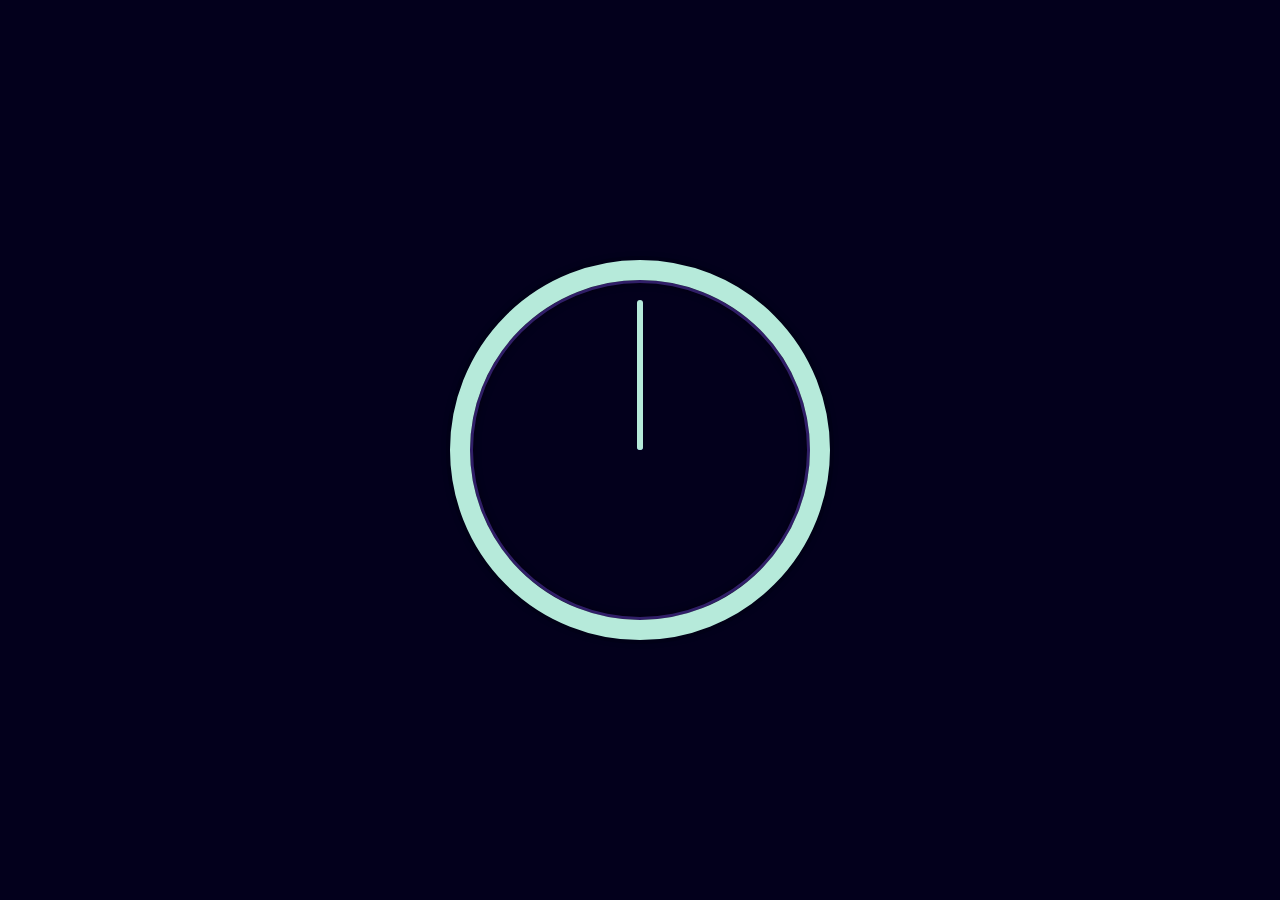
<file: 02 - JS and CSS Clock/index.html>
<!DOCTYPE html>
<html lang="en">
<head>
  <meta charset="UTF-8">
  <title>JS + CSS Clock</title>
  <link rel="icon" href="https://fav.farm/🔥" />
</head>
<body>


    <div class="clock">
      <div class="clock-face">
        <div class="hand hour-hand"></div>
        <div class="hand min-hand"></div>
        <div class="hand second-hand"></div>
      </div>
    </div>


  <style>
    html {
      background: #03001C url();
      background-size: cover;
      font-family: 'helvetica neue';
      text-align: center;
      font-size: 10px;
    }

    body {
      margin: 0;
      font-size: 2rem;
      display: flex;
      flex: 1;
      min-height: 100vh;
      align-items: center;
    }

    .clock {
      width: 30rem;
      height: 30rem;
      border: 20px solid #B6EADA;
      border-radius: 50%;
      margin: 50px auto;
      position: relative;
      padding: 2rem;
      box-shadow:
        0 0 0 4px rgba(0,0,0,0.1),
        inset 0 0 0 3px #301E67,
        inset 0 0 10px black,
        0 0 10px rgba(0,0,0,0.2);
    }

    .clock-face {
      position: relative;
      width: 100%;
      height: 100%;
      transform: translateY(-3px); /* account for the height of the clock hands */
    }

    .hand {
      width: 50%;
      height: 6px;
      background: black;
      position: absolute;
      top: 50%;
      transform-origin: 100%;
      transform: rotate(90deg);
      transition: all 0.05s;
      transition-timing-function: cubic-bezier(0.1, 2.5, 0.60, 1);
      border-radius: 5px;
    }

    .second-hand{
      background-color: #B6EADA;
    }

    .hour-hand{
      background-color: #301E67;
      width: 80px;
      left: 70px;
    }

    .min-hand{
      background-color: #5B8FB9;
      width: 100px;
      left: 50px;
    }


  </style>

  <script>

    const secondHand = document.querySelector('.second-hand');
    const minHand = document.querySelector('.min-hand'); 
    const hourHand = document.querySelector('.hour-hand');

    function setDate(){
      const now = new Date();

      const seconds = now.getSeconds();
      const secondsDegrees = ((seconds/60) * 360) + 90;
      secondHand.style.transform = `rotate(${secondsDegrees}deg)`;

      const mins = now.getMinutes();
      const minsDegrees = ((mins/60) * 360) + 90;
      minHand.style.transform = `rotate(${minsDegrees}deg)`;
      

      const hours = now.getHours();
      const hoursDegrees = ((hours/12) * 360 + 90);
      hourHand.style.transform = (`rotate(${hoursDegrees}deg)`);
      console.log(hoursDegrees);
    }

    setInterval(setDate, 1000);

  </script>
</body>
</html>
</file>
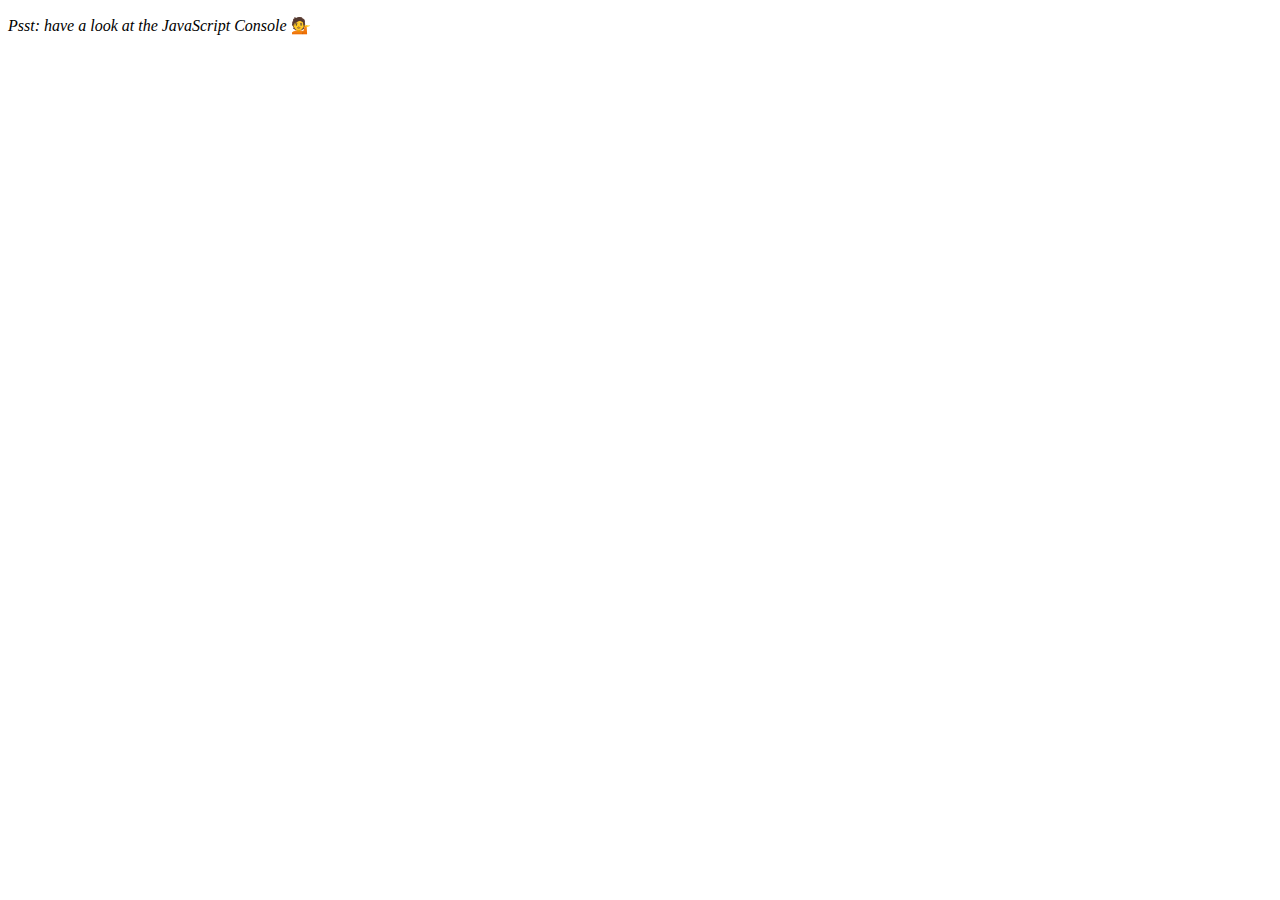
<file: 04 - Array Cardio Day 1/index.html>
<!DOCTYPE html>
<html lang="en">
<head>
  <meta charset="UTF-8">
  <title>Array Cardio 💪</title>
  <link rel="icon" href="https://fav.farm/🔥" />
</head>
<body>
  <p><em>Psst: have a look at the JavaScript Console</em> 💁</p>
  <script>
    // Get your shorts on - this is an array workout!
    // ## Array Cardio Day 1

    // Some data we can work with

    const inventors = [
      { first: 'Albert', last: 'Einstein', year: 1879, passed: 1955 },
      { first: 'Isaac', last: 'Newton', year: 1643, passed: 1727 },
      { first: 'Galileo', last: 'Galilei', year: 1564, passed: 1642 },
      { first: 'Marie', last: 'Curie', year: 1867, passed: 1934 },
      { first: 'Johannes', last: 'Kepler', year: 1571, passed: 1630 },
      { first: 'Nicolaus', last: 'Copernicus', year: 1473, passed: 1543 },
      { first: 'Max', last: 'Planck', year: 1858, passed: 1947 },
      { first: 'Katherine', last: 'Blodgett', year: 1898, passed: 1979 },
      { first: 'Ada', last: 'Lovelace', year: 1815, passed: 1852 },
      { first: 'Sarah E.', last: 'Goode', year: 1855, passed: 1905 },
      { first: 'Lise', last: 'Meitner', year: 1878, passed: 1968 },
      { first: 'Hanna', last: 'Hammarström', year: 1829, passed: 1909 }
    ];

    const people = [
      'Bernhard, Sandra', 'Bethea, Erin', 'Becker, Carl', 'Bentsen, Lloyd', 'Beckett, Samuel', 'Blake, William', 'Berger, Ric', 'Beddoes, Mick', 'Beethoven, Ludwig',
      'Belloc, Hilaire', 'Begin, Menachem', 'Bellow, Saul', 'Benchley, Robert', 'Blair, Robert', 'Benenson, Peter', 'Benjamin, Walter', 'Berlin, Irving',
      'Benn, Tony', 'Benson, Leana', 'Bent, Silas', 'Berle, Milton', 'Berry, Halle', 'Biko, Steve', 'Beck, Glenn', 'Bergman, Ingmar', 'Black, Elk', 'Berio, Luciano',
      'Berne, Eric', 'Berra, Yogi', 'Berry, Wendell', 'Bevan, Aneurin', 'Ben-Gurion, David', 'Bevel, Ken', 'Biden, Joseph', 'Bennington, Chester', 'Bierce, Ambrose',
      'Billings, Josh', 'Birrell, Augustine', 'Blair, Tony', 'Beecher, Henry', 'Biondo, Frank'
    ];
    
    // Array.prototype.filter()
    // 1. Filter the list of inventors for those who were born in the 1500's
    const fifteen = inventors.filter( inventor => inventor.year >= 1500 && inventor.year < 1600);
    console.log("1. Filter the list of inventors for those who were born in the 1500's")
    console.table(fifteen);

    // Array.prototype.map()
    // 2. Give us an array of the inventors first and last names

    const names = inventors.map(inventor => `${inventor.first} ${inventor.last}`)
    console.log("2. Give us an array of the inventors first and last names");
    console.log(names);

    // Array.prototype.sort()
    // 3. Sort the inventors by birthdate, oldest to youngest

    const ordered = inventors.sort((a,b) => a.year > b.year ? 1 : -1);
    console.log("3. Sort the inventors by birthdate, oldest to youngest");
    console.log(ordered);

    // Array.prototype.reduce()
    // 4. How many years did all the inventors live all together?
    const allYears = inventors.reduce((total, inventor) => {
      return total + (inventor.passed - inventor.year);
    }, 0); 
    console.log("4. How many years did all the inventors live all together?");
    console.log(allYears);

    // 5. Sort the inventors by years lived

    const orderedbyYear = inventors.sort((a,b) => (a.passed - a.year) > (b.passed - b.year)? -1: 1)
    console.table(orderedbyYear);

    // 6. create a list of Boulevards in Paris that contain 'de' anywhere in the name
    // https://en.wikipedia.org/wiki/Category:Boulevards_in_Paris

    // let category = document.querySelector('.mw-category');
    // const links = Array.from(category.querySelectorAll("a"));
    // const de = links;
    // const deTexto = de.map(link => link.textContent);
    // deTexto.filter(name => name.includes("de"));

    // 7. sort Exercise
    // Sort the people alphabetically by last name

    const alpha = people.sort(function(lastOne, nextOne){
      const[aLast, aFirst] = lastOne.split(', ');
      const[bLast, bFirst] = nextOne.split(', ');
      return aLast > bLast ? 1: -1;
    });
    console.log('7. sort Exercise, Sort the people alphabetically by last name');
    console.log(alpha);

    // 8. Reduce Exercise
    // Sum up the instances of each of these
    const data = ['car', 'car', 'truck', 'truck', 'bike', 'walk', 'car', 'van', 'bike', 'walk', 'car', 'van', 'car', 'truck' ];

    const transportation = data.reduce(function(obj, item){
      if(!obj[item]){
        obj[item] = 0;
      }
      obj[item]++;
      return obj;
     }, {});

    console.log(transportation)

  </script>
</body>
</html>
</file>
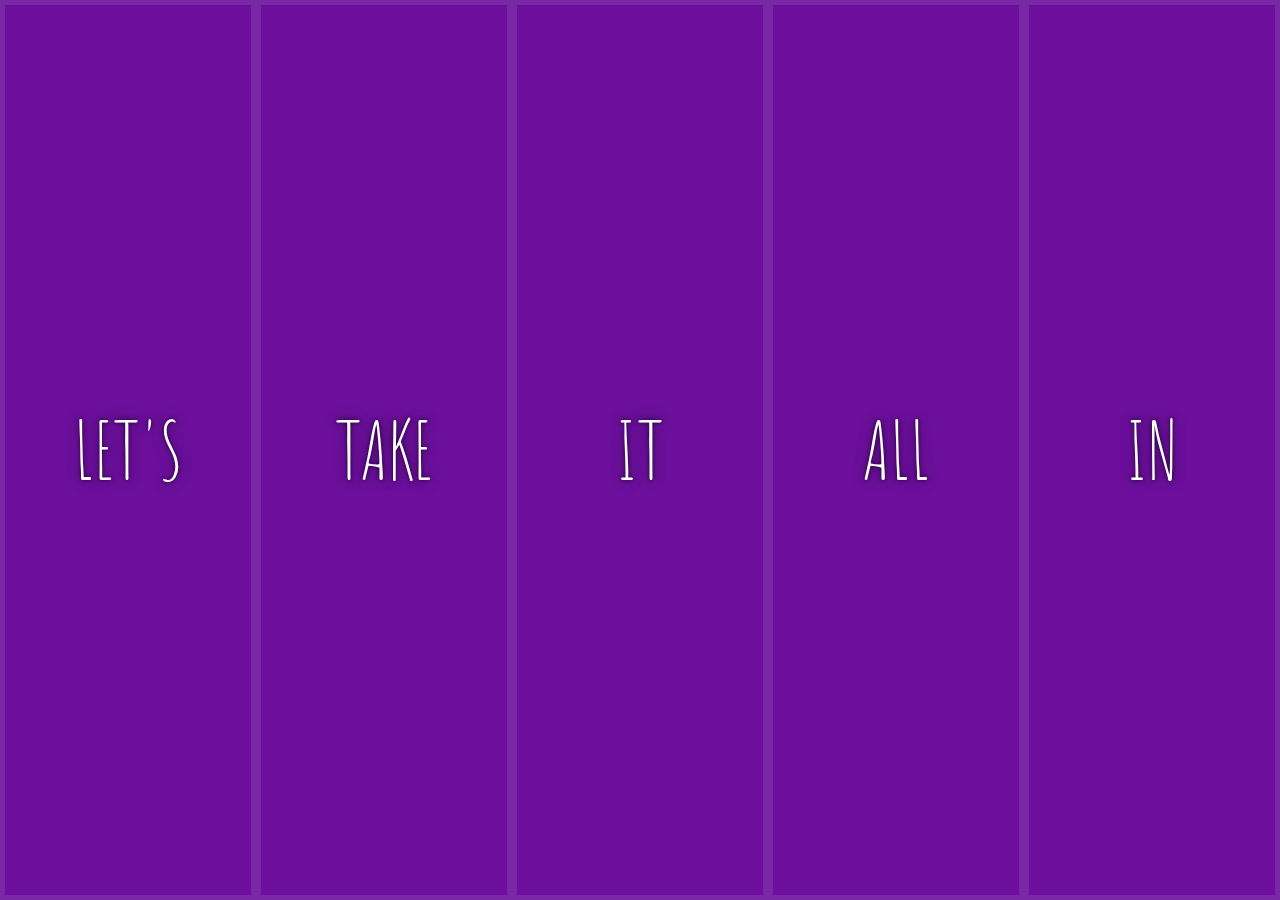
<file: 05 - Flex Panel Gallery/index.html>
<!DOCTYPE html>
<html lang="en">
<head>
  <meta charset="UTF-8">
  <title>Flex Panels 💪</title>
  <link href='https://fonts.googleapis.com/css?family=Amatic+SC' rel='stylesheet' type='text/css'>
  <link rel="icon" href="https://fav.farm/🔥" />
</head>
<body>
  <style>
    html {
      box-sizing: border-box;
      background: #ffc600;
      font-family: 'helvetica neue';
      font-size: 20px;
      font-weight: 200;
    }

    body {
      margin: 0;
    }

    *, *:before, *:after {
      box-sizing: inherit;
    }

    .panels {
      min-height: 100vh;
      overflow: hidden;
      display: flex;
    }

    .panel {
      background: #6B0F9C;
      box-shadow: inset 0 0 0 5px rgba(255,255,255,0.1);
      color: white;
      text-align: center;
      align-items: center;
      /* Safari transitionend event.propertyName === flex */
      /* Chrome + FF transitionend event.propertyName === flex-grow */
      transition:
        font-size 0.7s cubic-bezier(0.61,-0.19, 0.7,-0.11),
        flex 0.7s cubic-bezier(0.61,-0.19, 0.7,-0.11),
        background 0.2s;
      font-size: 20px;
      background-size: cover;
      background-position: center;   
      flex: 1;
      justify-content: center;
      align-items: center;
      display: flex;   
      flex-direction: column;
    }

    .panel1 { background-image:url(https://source.unsplash.com/gYl-UtwNg_I/1500x1500); }
    .panel2 { background-image:url(https://source.unsplash.com/rFKUFzjPYiQ/1500x1500); }
    .panel3 { background-image:url(https://images.unsplash.com/photo-1465188162913-8fb5709d6d57?ixlib=rb-0.3.5&q=80&fm=jpg&crop=faces&cs=tinysrgb&w=1500&h=1500&fit=crop&s=967e8a713a4e395260793fc8c802901d); }
    .panel4 { background-image:url(https://source.unsplash.com/ITjiVXcwVng/1500x1500); }
    .panel5 { background-image:url(https://source.unsplash.com/3MNzGlQM7qs/1500x1500); }

    /* Flex Items */
    .panel > * {
      margin: 0;
      width: 100%;
      transition: transform 0.5s;
      flex: 1 0 auto;
      display: flex;
      justify-content: center;
      align-items: center;
      cursor: pointer;
    }

    .panel > *:first-child{transform: translateY(-100%);}
    .panel.open-active > *:first-child{transform: translateY(0);}
    .panel > *:last-child{transform: translateY(100%);}
    .panel.open-active > *:last-child{transform: translateY(0);}

    .panel p {
      text-transform: uppercase;
      font-family: 'Amatic SC', cursive;
      text-shadow: 0 0 4px rgba(0, 0, 0, 0.72), 0 0 14px rgba(0, 0, 0, 0.45);
      font-size: 2em;
    }

    .panel p:nth-child(2) {
      font-size: 4em;
    }

    .panel.open {
      flex: 5;
      font-size: 40px;
    }



  </style>


  <div class="panels">
    <div class="panel panel1">
      <p>Hey</p>
      <p>Let's</p>
      <p>Dance</p>
    </div>
    <div class="panel panel2">
      <p>Give</p>
      <p>Take</p>
      <p>Receive</p>
    </div>
    <div class="panel panel3">
      <p>Experience</p>
      <p>It</p>
      <p>Today</p>
    </div>
    <div class="panel panel4">
      <p>Give</p>
      <p>All</p>
      <p>You can</p>
    </div>
    <div class="panel panel5">
      <p>Life</p>
      <p>In</p>
      <p>Motion</p>
    </div>
  </div>

  <script>
    const panels = document.querySelectorAll('.panel');

    function toggleOpen(){
      this.classList.toggle('open');
      this.classList.toggle('open-active');  
    }

    panels.forEach( panel => panel.addEventListener('click', toggleOpen));

  </script>



</body>
</html>
</file>
